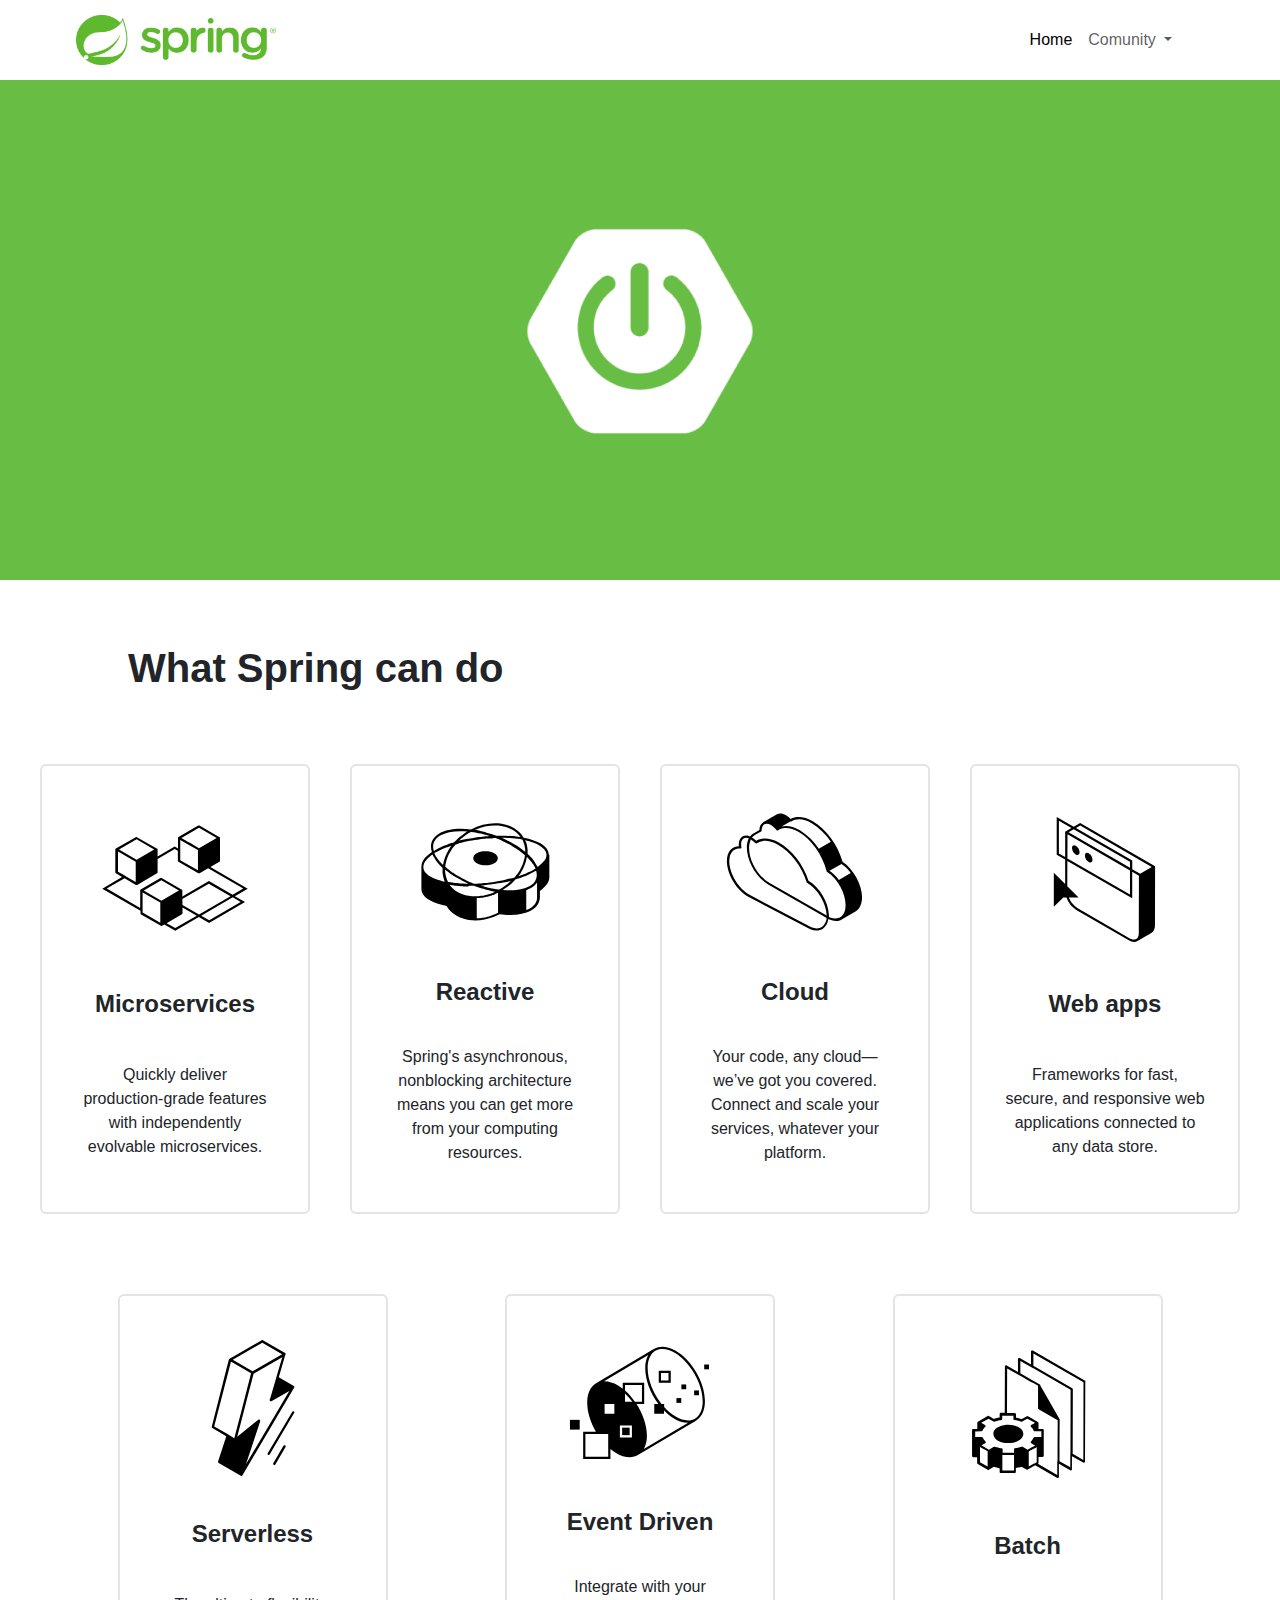
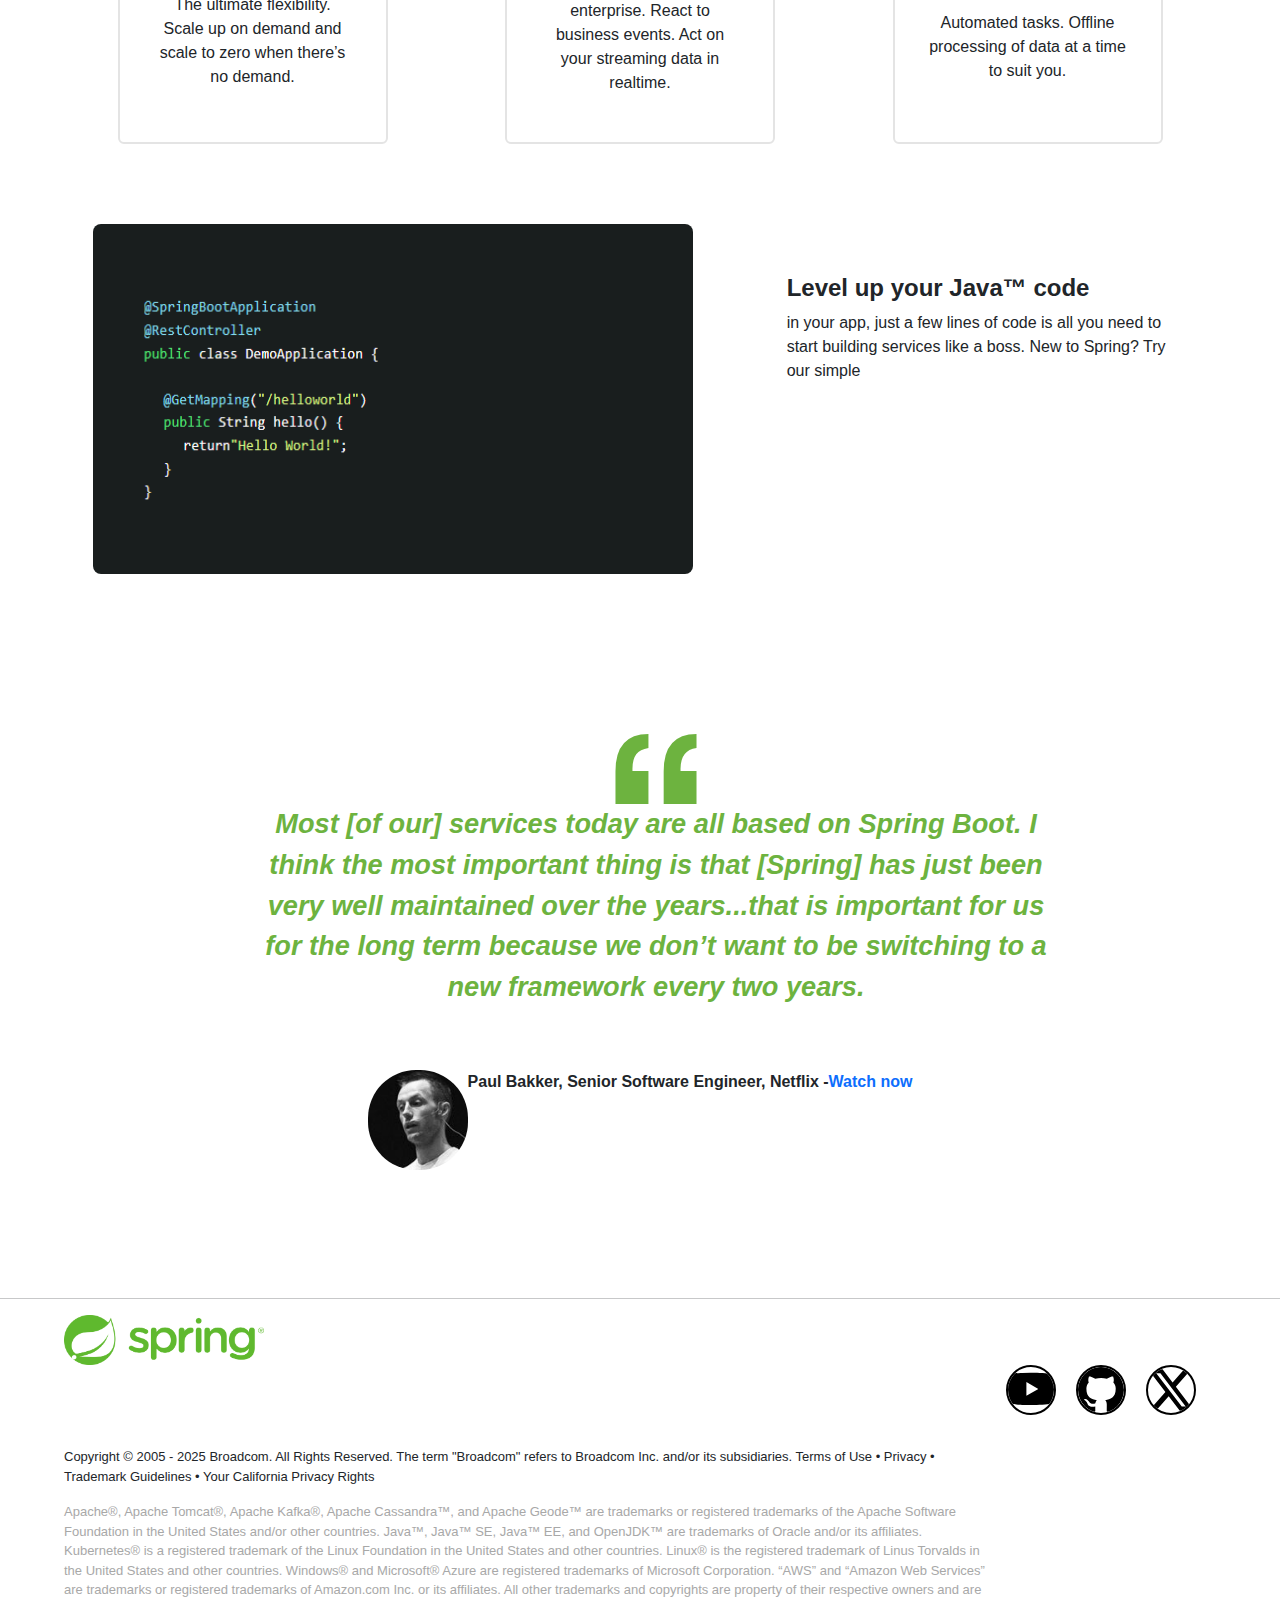
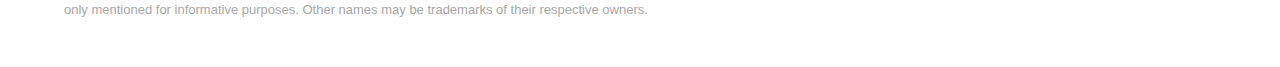
<file: index.html>
<!DOCTYPE html>
<html lang="en">
<head>
    <meta charset="UTF-8">
    <meta name="viewport" content="width=device-width, initial-scale=1.0">
    <link href="https://cdn.jsdelivr.net/npm/bootstrap@5.3.3/dist/css/bootstrap.min.css" rel="stylesheet" integrity="sha384-QWTKZyjpPEjISv5WaRU9OFeRpok6YctnYmDr5pNlyT2bRjXh0JMhjY6hW+ALEwIH" crossorigin="anonymous">
    <link rel="stylesheet" href="./css/style.css">
    <title>Spring | Home</title>

</head>
<body>
    <nav class="navbar navbar-expand-lg bg-body-tertiary">
        <div class="container-fluid">
          <a class="navbar-brand" href="./index.html"><img class="logo" src="./img/2560px-Spring_Framework_Logo_2018.svg.png" alt="logo de spring"></a>
          <button class="navbar-toggler" type="button" data-bs-toggle="collapse" data-bs-target="#navbarNavDropdown" aria-controls="navbarNavDropdown" aria-expanded="false" aria-label="Toggle navigation">
            <span class="navbar-toggler-icon"></span>
          </button>
          <div class="collapse navbar-collapse" id="navbarNavDropdown">
            <ul class="navbar-nav">
              <li class="nav-item">
                <a class="nav-link active" aria-current="page" href="./index.html">Home</a>
              </li>
              <li class="nav-item dropdown">
                <a class="nav-link dropdown-toggle" href="#" role="button" data-bs-toggle="dropdown" aria-expanded="false">
                  Comunity
                </a>
                <ul class="dropdown-menu">
                  <li><a class="dropdown-item" href="./pages/autores.html">Authors</a></li>
                  <li><a class="dropdown-item" href="./pages/descripcion.html">Overview</a></li>
                </ul>
              </li>
            </ul>
          </div>
        </div>
      </nav>

      <div id="carouselExampleSlidesOnly" class="carousel slide" data-bs-ride="carousel">
        <div class="carousel-inner">
          <div class="carousel-item active">
            <img src="./img/boot.png" class="d-block w-100" alt="...">
          </div>
          <div class="carousel-item">
            <img src="./img/v.2.7.3.png" class="d-block w-100" alt="...">
          </div>
          <div class="carousel-item">
            <img src="./img/Configurar-HTTPS-en-aplicaciones-Spring-Boot.jpg" class="d-block w-100" alt="...">
          </div>
        </div>
      </div>

      <h1 class="what-spring-can-do">What Spring can do</h1>

      <div class="cards">
        <div class="card">
          <img class="svg" src="./img/microservices.svg" alt="imagen de microservicios">
          <h4>Microservices</h4>
          <p>Quickly deliver production‑grade features with independently evolvable microservices.</p>
        </div>
        <div class="card">
          <img class="svg" src="./img/reactive.svg" alt="imagen de reactivo">
          <h4>Reactive</h4>
          <p>Spring's asynchronous, nonblocking architecture means you can get more from your computing resources.</p>
        </div>
        <div class="card">
          <img class="svg" src="./img/cloud.svg" alt="imagen de nube">
          <h4>Cloud</h4>
          <p>Your code, any cloud—we’ve got you covered. Connect and scale your services, whatever your platform.</p>
        </div>
        <div class="card">
          <img class="svg" src="./img/web-apps.svg" alt="imagen de aplicaciones">
          <h4>Web apps</h4>
          <p>Frameworks for fast, secure, and responsive web applications connected to any data store.</p>
        </div>
        <div class="card">
          <img class="svg" src="./img/serverless.svg" alt="imagen de sin servidor">
          <h4>Serverless</h4>
          <p>The ultimate flexibility. Scale up on demand and scale to zero when there’s no demand.</p>
        </div>
        <div class="card">
          <img class="svg" src="./img/event-driven.svg" alt="imagen de eventos">
          <h4>Event Driven</h4>
          <p>Integrate with your enterprise. React to business events. Act on your streaming data in realtime.</p>
        </div>
        <div class="card">
          <img class="svg" src="./img/batch.svg" alt="imagen de lote">
          <h4>Batch</h4>
          <p>Automated tasks. Offline processing of data at a time to suit you.</p>
        </div>
      </div>
      <div class="container-terminal">
        <div class="terminal">
            <img class="img-terminal" src="./img/Captura de pantalla 2025-02-22 205333.png" alt="imagen de terminal">
        </div>
       
        <article id="return" class="article">
          <h4>Level up your Java™ code</h4>
          <p> in your app, just a few lines of code is all you need to start building services like a boss.

            New to Spring? Try our simple </p>
        </article>

      </div>

      <div class="cita">
        <article class="article-2">
          <img src="./img/quote.svg" alt="comillas">
          <p>Most [of our] services today are all based on Spring Boot. I think the most important thing is that [Spring] has just been very well maintained over the years...that is important for us for the long term because we don’t want to be switching to a new framework every two years.</p>
        </article>
      </div>

      <div class="author">
        <div class="photo"><img src="./img/bakker-120.jpg" alt="autor"></div>
        <div class="quote-author"><p>Paul Bakker, Senior Software Engineer, Netflix -</p></div>
        <div class="video-paul"><a href="https://www.youtube.com/watch?v=mln3_o6qlBo"> Watch now</a></div>
      </div>

      <hr>
      <footer class="footer">
        <div class="footer-container">
          <div class="logos">
            <img class="logo-spring" src="./img/2560px-Spring_Framework_Logo_2018.svg.png" alt="logo de spring">
            <div class="application">
              <div><a href="https://www.youtube.com/user/SpringSourceDev"><img class="logo-application" src="./img/youtube.svg" alt="youtube"></a></div>
              <div><a href="https://github.com/spring-projects"><img class="logo-application" src="./img/github.svg" alt="github"></a></div>
              <div><a href="https://x.com/springcentral?mx=2"><img class="logo-application" src="./img/twitter-x.svg" alt="x"></a></div>
            </div>
          </div>
          <div class="Copyright">
            <p class="©">Copyright © 2005 - 2025 Broadcom. All Rights Reserved. The term "Broadcom" refers to Broadcom Inc. and/or its subsidiaries.
            Terms of Use • Privacy • Trademark Guidelines • Your California Privacy Rights</p>
            <p class="apache">Apache®, Apache Tomcat®, Apache Kafka®, Apache Cassandra™, and Apache Geode™ are trademarks or registered trademarks of the Apache Software Foundation in the United States and/or other countries. Java™, Java™ SE, Java™ EE, and OpenJDK™ are trademarks of Oracle and/or its affiliates. Kubernetes® is a registered trademark of the Linux Foundation in the United States and other countries. Linux® is the registered trademark of Linus Torvalds in the United States and other countries. Windows® and Microsoft® Azure are registered trademarks of Microsoft Corporation. “AWS” and “Amazon Web Services” are trademarks or registered trademarks of Amazon.com Inc. or its affiliates. All other trademarks and copyrights are property of their respective owners and are only mentioned for informative purposes. Other names may be trademarks of their respective owners.</p>
          </div>
        </div>
      </footer>

      <script src="https://cdn.jsdelivr.net/npm/bootstrap@5.3.3/dist/js/bootstrap.bundle.min.js" integrity="sha384-YvpcrYf0tY3lHB60NNkmXc5s9fDVZLESaAA55NDzOxhy9GkcIdslK1eN7N6jIeHz" crossorigin="anonymous"></script>
</body>
</html>
</file>
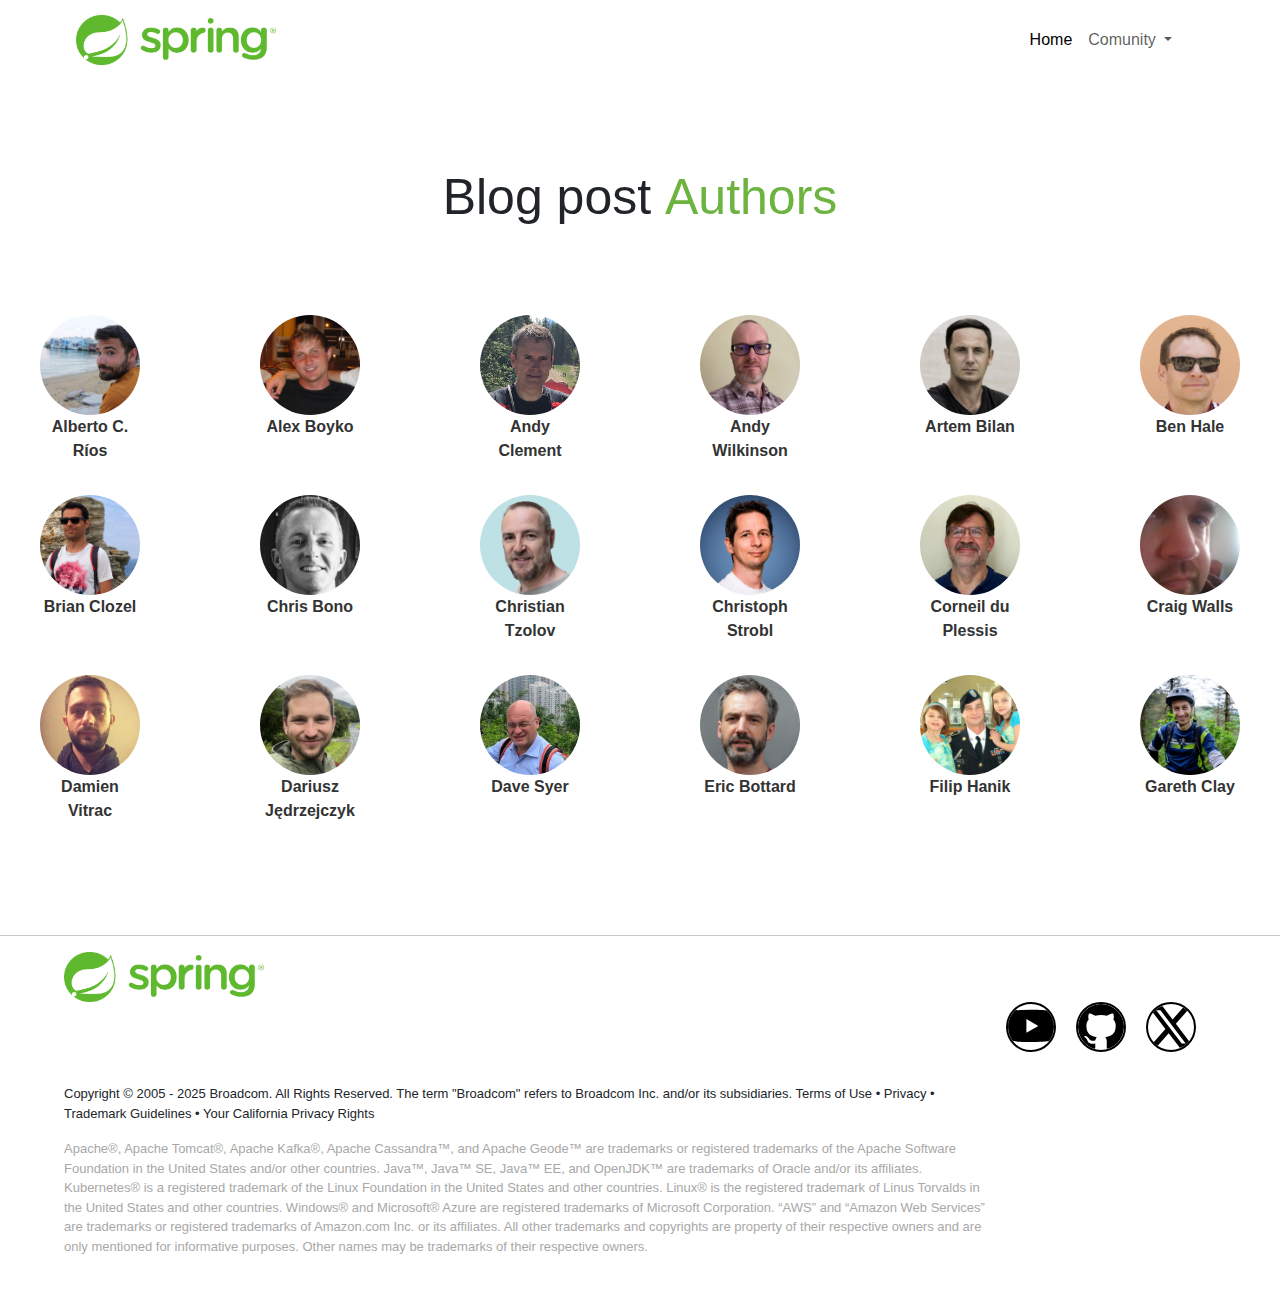
<file: pages/autores.html>
<!DOCTYPE html>
<html lang="en">
<head>
    <meta charset="UTF-8">
    <meta name="viewport" content="width=device-width, initial-scale=1.0">
    <link href="https://cdn.jsdelivr.net/npm/bootstrap@5.3.3/dist/css/bootstrap.min.css" rel="stylesheet" integrity="sha384-QWTKZyjpPEjISv5WaRU9OFeRpok6YctnYmDr5pNlyT2bRjXh0JMhjY6hW+ALEwIH" crossorigin="anonymous">
    <link rel="stylesheet" href="../css/autores.css">
    <title>Spring | Autores</title>
</head>
<body>
    <nav class="navbar navbar-expand-lg bg-body-tertiary">
        <div class="container-fluid">
          <a class="navbar-brand" href="../index.html"><img class="logo" src="../img/2560px-Spring_Framework_Logo_2018.svg.png" alt="logo de spring"></a>
          <button class="navbar-toggler" type="button" data-bs-toggle="collapse" data-bs-target="#navbarNavDropdown" aria-controls="navbarNavDropdown" aria-expanded="false" aria-label="Toggle navigation">
            <span class="navbar-toggler-icon"></span>
          </button>
          <div class="collapse navbar-collapse" id="navbarNavDropdown">
            <ul class="navbar-nav">
              <li class="nav-item">
                <a class="nav-link active" aria-current="page" href="../index.html">Home</a>
              </li>
              <li class="nav-item dropdown">
                <a class="nav-link dropdown-toggle" href="#" role="button" data-bs-toggle="dropdown" aria-expanded="false">
                  Comunity
                </a>
                <ul class="dropdown-menu">
                  <li><a class="dropdown-item" href="./autores.html">Authors</a></li>
                  <li><a class="dropdown-item" href="./descripcion.html">Overview</a></li>
                </ul>
              </li>
            </ul>
          </div>
        </div>
      </nav>

      <div class="tittle">
        <span class="text-1">Blog post&nbsp</span><span class="text-2"> Authors</span>
      </div>

      <div class="photos">
        <div class="group">
            <div class="photo">
                <img src="../img/foto1.jpeg" alt="foto de autor">
                <p>Alberto C. Ríos</p>
            </div>
            <div class="photo">
                <img src="../img/2.png" alt="foto de autor">
                <p>Alex Boyko</p>
            </div>
            <div class="photo">
                <img src="../img/3.png" alt="foto de autor">
                <p>Andy Clement</p>
            </div>
            <div class="photo">
                <img src="../img/4.jpeg" alt="foto de autor">
                <p>Andy Wilkinson</p>
            </div>
            <div class="photo">
                <img src="../img/5.jpeg" alt="foto de autor">
                <p>Artem Bilan</p>
            </div>
            <div class="photo">
                <img src="../img/6.jpeg" alt="foto de autor">
                <p>Ben Hale</p>
            </div>
        </div>
        <div class="group">
            <div class="photo">
                <img src="../img/7.jpeg" alt="foto de autor">
                <p>Brian Clozel</p>
            </div>
            <div class="photo">
                <img src="../img/8.png" alt="foto de autor">
                <p>Chris Bono</p>
            </div>
            <div class="photo">
                <img src="../img/9.png" alt="foto de autor">
                <p>Christian Tzolov</p>
            </div>
            <div class="photo">
                <img src="../img/10.jpeg" alt="foto de autor">
                <p>Christoph Strobl</p>
            </div>
            <div class="photo">
                <img src="../img/11.jpeg" alt="foto de autor">
                <p>Corneil du Plessis</p>
            </div>
            <div class="photo">
                <img src="../img/12.jpeg" alt="foto de autor">
                <p>Craig Walls</p>
            </div>
        </div>
        <div class="group">
            <div class="photo">
                <img src="../img/13.png" alt="foto de autor">
                <p>Damien Vitrac</p>
            </div>
            <div class="photo">
                <img src="../img/14.jpeg" alt="foto de autor">
                <p>Dariusz Jędrzejczyk</p>
            </div>
            <div class="photo">
                <img src="../img/15.jpeg" alt="foto de autor">
                <p>Dave Syer</p>
            </div>
            <div class="photo">
                <img src="../img/16.png" alt="foto de autor">
                <p>Eric Bottard</p>
            </div>
            <div class="photo">
                <img src="../img/17.jpeg" alt="foto de autor">
                <p>Filip Hanik</p>
            </div>
            <div class="photo">
                <img src="../img/18.jpeg" alt="foto de autor">
                <p>Gareth Clay</p>
            </div>
        </div>
    </div>
    
    

      <hr>
      <footer class="footer">
        <div class="footer-container">
          <div class="logos">
            <img class="logo-spring" src="../img/2560px-Spring_Framework_Logo_2018.svg.png" alt="logo de spring">
            <div class="application">
              <div><a href="https://www.youtube.com/user/SpringSourceDev"><img class="logo-application" src="../img/youtube.svg" alt="youtube"></a></div>
              <div><a href="https://github.com/spring-projects"><img class="logo-application" src="../img/github.svg" alt="github"></a></div>
              <div><a href="https://x.com/springcentral?mx=2"><img class="logo-application" src="../img/twitter-x.svg" alt="x"></a></div>
            </div>
          </div>
          <div class="Copyright">
            <p class="©">Copyright © 2005 - 2025 Broadcom. All Rights Reserved. The term "Broadcom" refers to Broadcom Inc. and/or its subsidiaries.
            Terms of Use • Privacy • Trademark Guidelines • Your California Privacy Rights</p>
            <p class="apache">Apache®, Apache Tomcat®, Apache Kafka®, Apache Cassandra™, and Apache Geode™ are trademarks or registered trademarks of the Apache Software Foundation in the United States and/or other countries. Java™, Java™ SE, Java™ EE, and OpenJDK™ are trademarks of Oracle and/or its affiliates. Kubernetes® is a registered trademark of the Linux Foundation in the United States and other countries. Linux® is the registered trademark of Linus Torvalds in the United States and other countries. Windows® and Microsoft® Azure are registered trademarks of Microsoft Corporation. “AWS” and “Amazon Web Services” are trademarks or registered trademarks of Amazon.com Inc. or its affiliates. All other trademarks and copyrights are property of their respective owners and are only mentioned for informative purposes. Other names may be trademarks of their respective owners.</p>
          </div>
        </div>
      </footer>

      <script src="https://cdn.jsdelivr.net/npm/bootstrap@5.3.3/dist/js/bootstrap.bundle.min.js" integrity="sha384-YvpcrYf0tY3lHB60NNkmXc5s9fDVZLESaAA55NDzOxhy9GkcIdslK1eN7N6jIeHz" crossorigin="anonymous"></script>
</body>
</html>
</file>
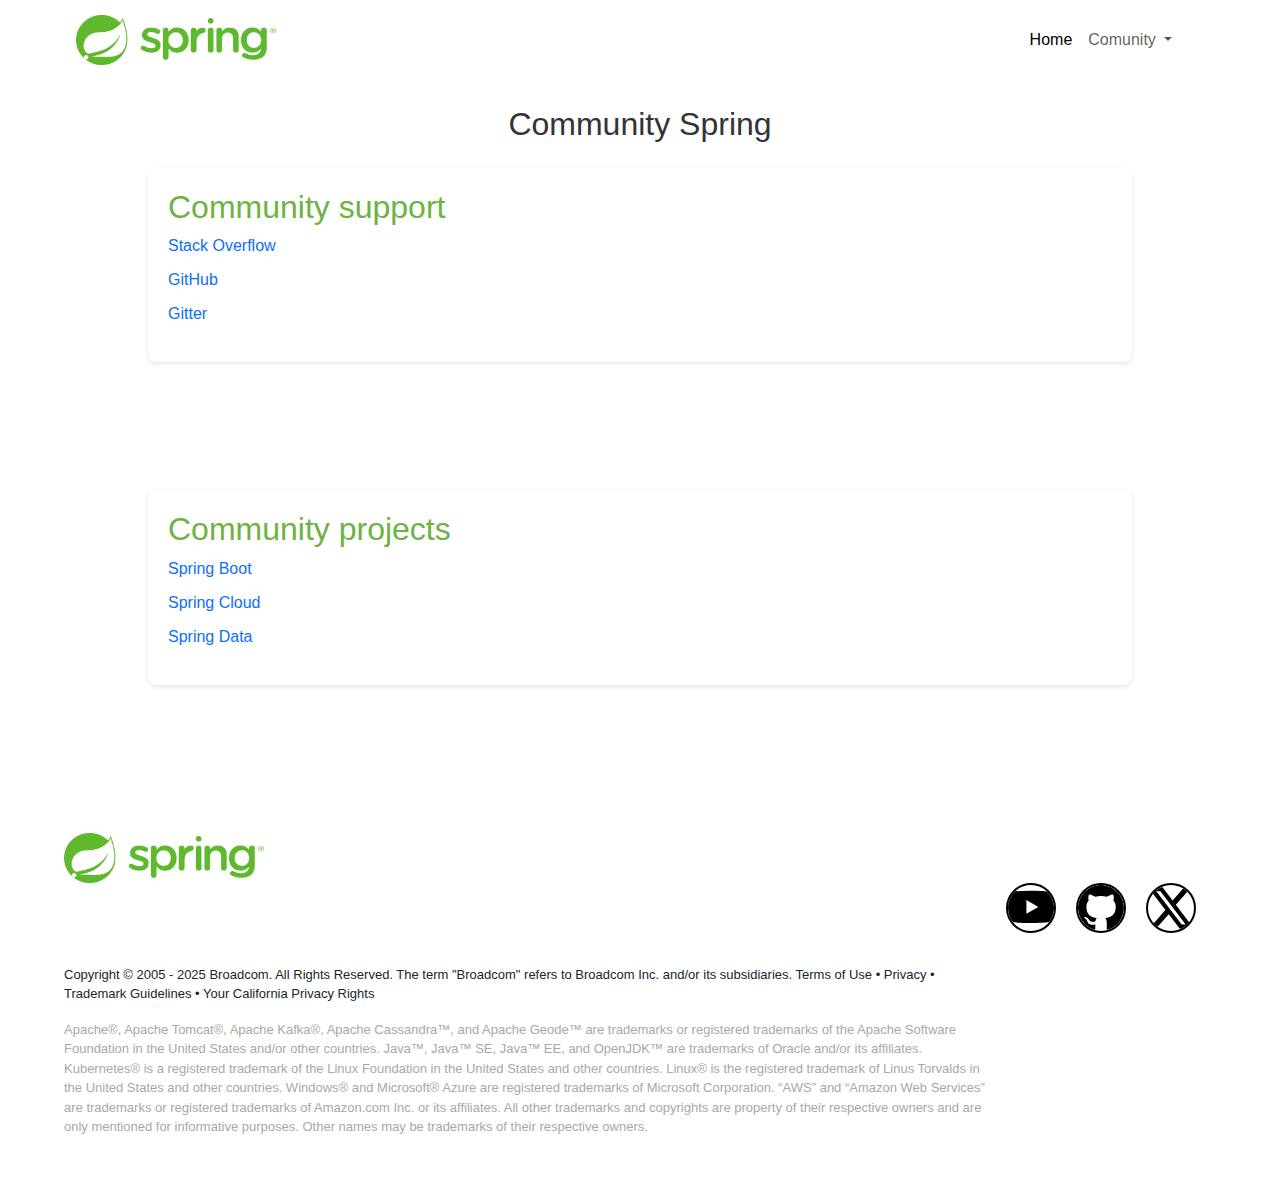
<file: pages/descripcion.html>
<!DOCTYPE html>
<html lang="en">
<head>
    <meta charset="UTF-8">
    <meta name="viewport" content="width=device-width, initial-scale=1.0">
    <link href="https://cdn.jsdelivr.net/npm/bootstrap@5.3.3/dist/css/bootstrap.min.css" rel="stylesheet" integrity="sha384-QWTKZyjpPEjISv5WaRU9OFeRpok6YctnYmDr5pNlyT2bRjXh0JMhjY6hW+ALEwIH" crossorigin="anonymous">
    <link rel="stylesheet" href="../css/descripcion.css">
    <title>Spring | Descripcion</title>
</head>
<body>
    <nav class="navbar navbar-expand-lg bg-body-tertiary">
        <div class="container-fluid">
          <a class="navbar-brand" href="../index.html"><img class="logo" src="../img/2560px-Spring_Framework_Logo_2018.svg.png" alt="logo de spring"></a>
          <button class="navbar-toggler" type="button" data-bs-toggle="collapse" data-bs-target="#navbarNavDropdown" aria-controls="navbarNavDropdown" aria-expanded="false" aria-label="Toggle navigation">
            <span class="navbar-toggler-icon"></span>
          </button>
          <div class="collapse navbar-collapse" id="navbarNavDropdown">
            <ul class="navbar-nav">
              <li class="nav-item">
                <a class="nav-link active" aria-current="page" href="../index.html">Home</a>
              </li>
              <li class="nav-item dropdown">
                <a class="nav-link dropdown-toggle" href="#" role="button" data-bs-toggle="dropdown" aria-expanded="false">
                  Comunity
                </a>
                <ul class="dropdown-menu">
                  <li><a class="dropdown-item" href="./autores.html">Authors</a></li>
                  <li><a class="dropdown-item" href="./descripcion.html">Overview</a></li>
                </ul>
              </li>
            </ul>
          </div>
        </div>
      </nav>


      <div class="container">
        <div class="title">Community Spring</div>

        <div class="section">
            <h2>Community support</h2>
            <ul>
                <li><a href="https://stackoverflow.com/questions/tagged/spring" target="_blank">Stack Overflow</a></li>
                <li><a href="https://github.com/spring-projects" target="_blank">GitHub</a></li>
                <li><a href="https://gitter.im/spring-projects" target="_blank">Gitter</a></li>
            </ul>
        </div>

        <div class="section">
            <h2>Community projects</h2>
            <ul>
                <li><a href="https://spring.io/projects/spring-boot" target="_blank">Spring Boot</a></li>
                <li><a href="https://spring.io/projects/spring-cloud" target="_blank">Spring Cloud</a></li>
                <li><a href="https://spring.io/projects/spring-data" target="_blank">Spring Data</a></li>
            </ul>
        </div>
    </div>


      <footer class="footer">
        <div class="footer-container">
          <div class="logos">
            <img class="logo-spring" src="../img/2560px-Spring_Framework_Logo_2018.svg.png" alt="logo de spring">
            <div class="application">
              <div><a href="https://www.youtube.com/user/SpringSourceDev"><img class="logo-application" src="../img/youtube.svg" alt="youtube"></a></div>
              <div><a href="https://github.com/spring-projects"><img class="logo-application" src="../img/github.svg" alt="github"></a></div>
              <div><a href="https://x.com/springcentral?mx=2"><img class="logo-application" src="../img/twitter-x.svg" alt="x"></a></div>
            </div>
          </div>
          <div class="Copyright">
            <p class="©">Copyright © 2005 - 2025 Broadcom. All Rights Reserved. The term "Broadcom" refers to Broadcom Inc. and/or its subsidiaries.
            Terms of Use • Privacy • Trademark Guidelines • Your California Privacy Rights</p>
            <p class="apache">Apache®, Apache Tomcat®, Apache Kafka®, Apache Cassandra™, and Apache Geode™ are trademarks or registered trademarks of the Apache Software Foundation in the United States and/or other countries. Java™, Java™ SE, Java™ EE, and OpenJDK™ are trademarks of Oracle and/or its affiliates. Kubernetes® is a registered trademark of the Linux Foundation in the United States and other countries. Linux® is the registered trademark of Linus Torvalds in the United States and other countries. Windows® and Microsoft® Azure are registered trademarks of Microsoft Corporation. “AWS” and “Amazon Web Services” are trademarks or registered trademarks of Amazon.com Inc. or its affiliates. All other trademarks and copyrights are property of their respective owners and are only mentioned for informative purposes. Other names may be trademarks of their respective owners.</p>
          </div>
        </div>
      </footer>

      <script src="https://cdn.jsdelivr.net/npm/bootstrap@5.3.3/dist/js/bootstrap.bundle.min.js" integrity="sha384-YvpcrYf0tY3lHB60NNkmXc5s9fDVZLESaAA55NDzOxhy9GkcIdslK1eN7N6jIeHz" crossorigin="anonymous"></script>
</body>
</html>
</file>
<file: css/style.css>
* {
    margin: 0;
    padding: 0;
    font-family: Arial, Helvetica, sans-serif;
}



.navbar.navbar-expand-lg.bg-body-tertiary {
    background-color: #ffffff !important;
    height: 80px;
    padding: 0 5%;

  }

.logo {
    width: 200px;
    height: 50px;
}
  
.navbar-nav{
    padding-left: 80%;
}

.nav-link.active:hover {
    color: #6db33f;
}

.nav-link.dropdown-toggle:hover{
    color: #6db33f;
}

.dropdown-item:hover{
    color: #6db33f;
}


.d-block.w-100 {
    width: 100%;
    height: 500px;
    object-fit: cover;
}

.what-spring-can-do {
    font-weight: bold;
    padding: 5% 10%;
}

.card {
    width: 270px;
    height: 450px;
    background-color: rgb(255, 255, 255);
    border: 2px solid rgb(228, 228, 228);
    display: flex;
    flex-direction: column;
    align-items: center;
    justify-content: space-evenly;
    transition: ease-in-out 0.3s;

    

}

.card:hover {
    transform: scale(1.1);
    box-shadow:10px 20px rgba(138, 138, 138, 0.1);
}

.card h4 {
    width: 200px;
    font-weight: bold;
}

.card img {
    width: 150px;
    height: 150px;
    
}

.card p {
    width: 200px;
    display: flex;
    text-align: center;
}


.cards {
    display: flex;
    justify-content: space-evenly;
    flex-wrap: wrap;
    text-align: center;
}


.cards > div {
    margin-bottom: 5rem; 
}

.container-terminal {
    display: flex;
    justify-content: space-evenly;
    align-items: end;
    margin-bottom: 10rem;
}


.img-terminal {
    width: 600px;
    height: 350px;
    border-radius: 0.5rem;
    transition: ease-in-out 0.2s;
}

.img-terminal:hover {
    transform: scale(1.09);
}

.article {
    width: 400px;
    height: 300px;
}

.article h4 {
    font-weight: bold;
}

.cita {
    width: 50rem;
    height: 30rem;
    display: block;
    margin-left: 20%;
    text-align: center;
    font-style: italic;
    font-size: 1.7rem;
    line-height: 1.5;
    color: #6db33f;
    margin-bottom: -9rem;
    font-weight: bold;
}

.cita img {
    width: 700px;
    height: 70px;
}

.author {
    display: flex;
    justify-content: center;
    flex-wrap: wrap;
    margin-bottom: 8rem;
    font-weight: bold;
}

.author a {
    text-decoration: none;
}




.author a:hover {
    color: #6db33f;
}

.photo img{
    width: 100px;
    height: 100px;
    border-radius: 3rem;
}


.footer {
    padding: 0 5%;
}

.logo-spring {
    width: 200px;
    height: 50px;
}


.application{
    display: flex;
    justify-content: end;

}

.logo-application {
    border: 2px solid black;
    width: 50px;
    height: 50px;
    border-radius: 50%;
    margin-right: 20px;
    margin-bottom: 2rem;
}

.logo-application:hover {
    background-color: #6db33f;
}

.Copyright {
    font-size: 13px;
    margin-right: 20%;
    margin-bottom: 3rem;
}

.apache {
    color: rgb(168, 168, 168);
}


/*TAMAÑO PARA CELULAR*/

* {
    margin: 0;
    padding: 0;
    font-family: Arial, Helvetica, sans-serif;
}

/* Para dispositivos móviles */
@media (max-width: 768px) {

     /* Navbar */
     .navbar.navbar-expand-lg.bg-body-tertiary {
        height: auto;
        padding: 10px 5%; /* Ajustamos el padding */
    }

    .navbar-nav {
        padding-left: 0;
        text-align: center;
    }

    .navbar-nav .nav-item {
        margin-bottom: 10px;  /* Espaciado entre los elementos del navbar */
    }

    .logo {
        width: 120px; /* Reducir el tamaño del logo*/
        height: 30px;
    }

    /* Carrusel */
    .d-block.w-100 {
        height: 250px;
        object-fit: cover; /*proporción de las imágenes */
    }

    /* Títulos */
    .what-spring-can-do {
        font-size: 1.5rem;
        text-align: center;
        padding: 2% 5%;
        margin-top: 20px; /*margen superior para separación */
    }


    /* Cards en columna */
    .cards {
        display: block; /* tarjetas que muestren en bloque */
        width: 100%; /* todo el ancho */
        gap: 20px; /* Espaciado entre tarjetas */
        padding: 0 5%;
    }

    .card {
        width: 100%; /* card ocupe el 100% del ancho */
        height: auto;
        margin-bottom: 15px;
        padding: 15px;
        border-radius: 8px;
        transition: ease-in-out 0.3s;
    }

    .container-terminal {
        display: block;
        text-align: center;
        margin-bottom: 3rem;
        padding: 0 10%;
    }

    .img-terminal {
        width: 100%;  /* Ajustamos el tamaño */
        max-width: 500px;  /* Límite de tamaño máximo */
        height: auto;
        border-radius: 0.5rem;
        margin: 0 auto;
    }

    /* Artículo */
    .article {
        width: 100%;
        height: auto;
        padding: 10px;
        margin-top: 20px;
        font-size: 1rem;
    }

    .article h4 {
        font-size: 1.3rem;
    }

     /* Cita */
     .cita {
        width: 80%;
        font-size: 1.3rem;
        line-height: 1.4;
        text-align: center;
        font-style: italic;
        color: #6db33f;
        margin: 40px auto;
        padding: 20px;
        margin-bottom: -5rem;
    }

    .cita img {
        width: 30%;
    }

    .author {
        display: block;
        text-align: center;
    }

    .author a {
        font-size: 1.2rem;
    }


    /* Footer */
    .footer {
        padding: 20px 5%;
        text-align: left;
    }

    .Copyright, .apache {
        text-align: left; /* textos a la izquierda */
        font-size: 12px;
    }

    .logo-spring {
        width: 150px;
        height: auto;
        margin-bottom: 20px;
    }

    .application {
        display: flex;
        justify-content: center;
        margin-top: 20px;
        gap: 15px;
    }

    .logo-application {
        width: 40px;
        height: 40px;
        border-radius: 50%;
        border: 2px solid #ccc;
        padding: 8px;
        transition: background-color 0.3s;
    }

    .logo-application:hover {
        background-color: #6db33f;
    }
}
</file>
<file: css/autores.css>
* {
    margin: 0;
    padding: 0;
    font-family: Arial, Helvetica, sans-serif;
}



/* Esto selecciona cualquier navbar que tenga esas tres clases */
.navbar.navbar-expand-lg.bg-body-tertiary {
    /* Agrega aquí tus estilos personalizados */
    background-color: #ffffff !important;
    height: 80px;
    padding: 0 5%;
    margin-bottom: 5rem;
  }

.logo {
    width: 200px;
    height: 50px;
}
  
.navbar-nav{
    padding-left: 80%;

}

.nav-link.active:hover {
    color: #6db33f;
}

.nav-link.dropdown-toggle:hover{
    color: #6db33f;
}

.dropdown-item:hover{
    color: #6db33f;
}

.tittle{
    display: flex;
    justify-content: center;
    font-size: 50px;
    margin-bottom: 5rem;
}

.text-2 {
    color: #6db33f;
}



.photos {
    display: flex;
    flex-direction: column;
    justify-content: center;
    align-items: center;
    margin-bottom: 5rem;
}

.group {
    display: flex;
    justify-content: space-between;
    align-items: center;
    margin-bottom: 5rem;
    gap: 2rem;
    width: 100%;
    max-width: 1200px;
}

.photo {
    width: 100px;
    height: 100px;
    display: flex;
    flex-direction: column;
    align-items: center;
    transition: ease-in-out 0.2s;
}

.photo:hover {
    transform: scale(1.2);
}

.photo img {
    width: 100px;
    height: 100px;
    object-fit: cover;
    border-radius: 50%;
}

.photo p {
    font-size: 1rem;
    font-weight: bold;
    color: #333;
    display: block;
    text-align: center;
}





.footer {
    padding: 0 5%;
}

.logo-spring {
    width: 200px;
    height: 50px;
}


.application{
    display: flex;
    justify-content: end;

}

.logo-application {
    border: 2px solid black;
    width: 50px;
    height: 50px;
    border-radius: 50%;
    margin-right: 20px;
    margin-bottom: 2rem;
}

.logo-application:hover {
    background-color: #6db33f;
}

.Copyright {
    font-size: 13px;
    margin-right: 20%;
    margin-bottom: 3rem;
}

.apache {
    color: rgb(168, 168, 168);
}

@media (max-width: 768px) {
    /* Navbar */
    /* Navbar */
    .navbar.navbar-expand-lg.bg-body-tertiary {
        height: auto;
        padding: 10px 5%; /* Ajustamos el padding */
    }

    .navbar-nav {
        padding-left: 0;
        text-align: center;
    }

    .navbar-nav .nav-item {
        margin-bottom: 10px;  /* Espaciado entre los elementos del navbar */
    }

    .logo {
        width: 120px; /* Reducir tamaño del logo */
        height: 30px;
    }

    /* Carrusel */
    .d-block.w-100 {
        height: 250px;
        object-fit: cover; /*proporción de las imágenes */
    }


    .tittle {
        font-size: 30px;
    }

    /* Fotos de autores */
    .group {
        flex-direction: column;
        justify-content: center;
        align-items: center;
        gap: 5rem;
    }

    .photo {
        width: 100px;
        height: 100px;
    }

    .photo img {
        width: 100px;
        height: 100px;
    }

    .photo p {
        font-size: 1rem;
    }

    /* Footer */
    .footer {
        padding: 20px 5%;
        text-align: left;
    }

    .Copyright, .apache {
        text-align: left; /*textos a la izquierda */
        font-size: 12px;
    }

    .logo-spring {
        width: 150px;
        height: auto;
        margin-bottom: 20px;
    }

    .application {
        display: flex;
        justify-content: center;
        margin-top: 20px;
        gap: 15px;
    }

    .logo-application {
        width: 40px;
        height: 40px;
        border-radius: 50%;
        border: 2px solid #ccc;
        padding: 8px;
        transition: background-color 0.3s;
    }

    .logo-application:hover {
        background-color: #6db33f;
    }
}
</file>
<file: css/descripcion.css>
* {
    margin: 0;
    padding: 0;
    font-family: Arial, Helvetica, sans-serif;
}




.navbar.navbar-expand-lg.bg-body-tertiary {
 
    background-color: #ffffff !important;
    height: 80px;
    padding: 0 5%;




  }

.logo {
    width: 200px;
    height: 50px;
}
  
.navbar-nav{
    padding-left: 80%;

}

.nav-link.active:hover {
    color: #6db33f;
}

.nav-link.dropdown-toggle:hover{
    color: #6db33f;
}

.dropdown-item:hover{
    color: #6db33f;
}



.container {
    width: 80%;
    margin: 0 auto;
    padding: 20px;
}

.title {
    text-align: center;
    font-size: 2em;
    color: #333;
    margin-bottom: 20px;
}

.section {
    background-color: #fff;
    padding: 20px;
    margin-bottom: 20px;
    border-radius: 8px;
    box-shadow: 0 2px 4px rgba(0, 0, 0, 0.1);
    margin-bottom: 8rem;
}

.section h2 {
    color: #6db33f;
}

.section ul {
    list-style-type: none;
    padding-left: 0;
}

.section ul li {
    margin-bottom: 10px;
}

.section a {
    text-decoration: none;
}

.section a:hover {
    color: #6db33f;
}


.footer {
    padding: 0 5%;
}

.logo-spring {
    width: 200px;
    height: 50px;
}


.application{
    display: flex;
    justify-content: end;

}

.logo-application {
    border: 2px solid black;
    width: 50px;
    height: 50px;
    border-radius: 50%;
    margin-right: 20px;
    margin-bottom: 2rem;
}

.logo-application:hover {
    background-color: #6db33f;
}

.Copyright {
    font-size: 13px;
    margin-right: 20%;
    margin-bottom: 3rem;
}

.apache {
    color: rgb(168, 168, 168);
}


@media (max-width: 768px) {


     /* Navbar */
     .navbar.navbar-expand-lg.bg-body-tertiary {
        height: auto;
        padding: 10px 5%; /* Ajustamos el padding */
    }

    .navbar-nav {
        padding-left: 0;
        text-align: center;
    }

    .navbar-nav .nav-item {
        margin-bottom: 10px;  /* Espaciado entre los elementos del navbar */
    }

    .logo {
        width: 120px; /* Reducir tamaño del logo */
        height: 30px;
    }

    /* Carrusel */
    .d-block.w-100 {
        height: 250px;
        object-fit: cover; /*proporción de las imágenes */
    }



    .container {
        width: 90%;
        padding: 10px;
    }

    .title {
        font-size: 1.5em;
    }

    .section {
        padding: 15px;
    }

    .section h2 {
        font-size: 1.2em;
    }

    .section ul li {
        font-size: 0.9em;
    }

    /* Footer */
    .footer {
        padding: 20px 5%;
        text-align: left;
    }

    .Copyright, .apache {
        text-align: left; /*textos a la izquierda */
        font-size: 12px;
    }

    .logo-spring {
        width: 150px;
        height: auto;
        margin-bottom: 20px;
    }

    .application {
        display: flex;
        justify-content: center;
        margin-top: 20px;
        gap: 15px;
    }

    .logo-application {
        width: 40px;
        height: 40px;
        border-radius: 50%;
        border: 2px solid #ccc;
        padding: 8px;
        transition: background-color 0.3s;
    }

    .logo-application:hover {
        background-color: #6db33f;
    }


}
</file>
